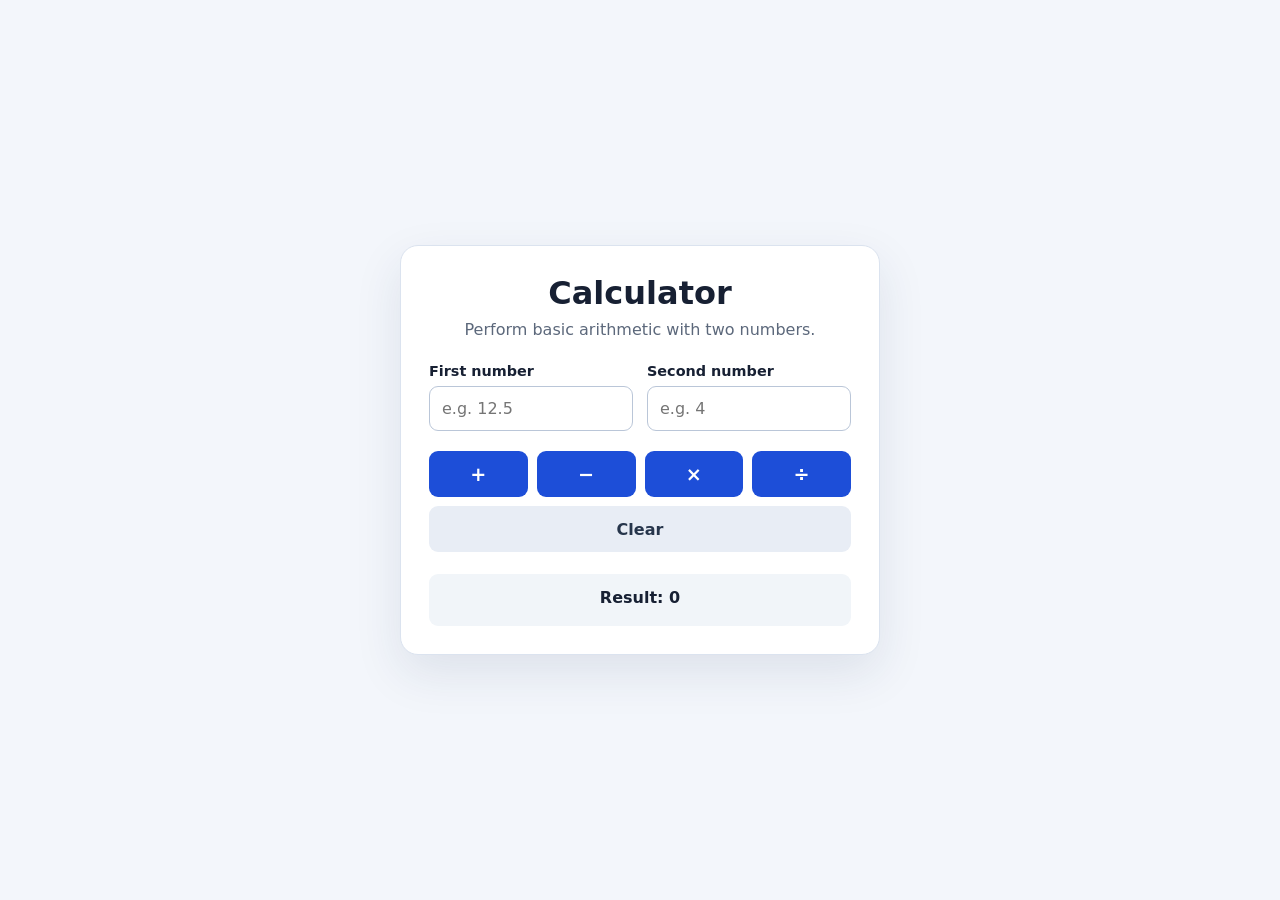
<file: index.html>
<!doctype html>
<html lang="en">
<head>
  <meta charset="utf-8">
  <meta name="viewport" content="width=device-width, initial-scale=1">
  <meta name="description" content="A simple calculator built with HTML, CSS, and JavaScript.">
  <title>Calculator | Web Technology Practice</title>
  <link rel="stylesheet" href="./calculator.css">
  <script src="./calculator.js"></script>
</head>
<body>
  <main class="calculator">
    <h1>Calculator</h1>
    <p class="intro">Perform basic arithmetic with two numbers.</p>

    <div class="fields">
      <div class="field">
        <label for="num1">First number</label>
        <input id="num1" type="number" step="any" inputmode="decimal" placeholder="e.g. 12.5">
      </div>
      <div class="field">
        <label for="num2">Second number</label>
        <input id="num2" type="number" step="any" inputmode="decimal" placeholder="e.g. 4">
      </div>
    </div>

    <div class="operations" role="group" aria-label="Arithmetic operations">
      <button type="button" data-operator="+" aria-label="Add">+</button>
      <button type="button" data-operator="-" aria-label="Subtract">−</button>
      <button type="button" data-operator="*" aria-label="Multiply">×</button>
      <button type="button" data-operator="/" aria-label="Divide">÷</button>
      <button type="button" id="clear" class="secondary">Clear</button>
    </div>

    <p id="result" class="result" role="status" aria-live="polite">Result: 0</p>
  </main>

  <script>
    document.querySelectorAll("[data-operator]").forEach((button) => {
      button.addEventListener("click", () => calculate(button.dataset.operator));
    });
    document.getElementById("clear").addEventListener("click", clearCalculator);

    function calculate(operator) {
      const first = document.getElementById("num1").value;
      const second = document.getElementById("num2").value;
      const result = window.CalculatorCore.calculateValues(first, second, operator);
      const output = document.getElementById("result");

      output.textContent = result.ok
        ? `Result: ${window.CalculatorCore.formatResult(result.value)}`
        : result.message;
      output.classList.toggle("error", !result.ok);
      output.classList.toggle("success", result.ok);
    }

    function clearCalculator() {
      document.getElementById("num1").value = "";
      document.getElementById("num2").value = "";
      const output = document.getElementById("result");
      output.textContent = "Result: 0";
      output.classList.remove("error", "success");
    }
  </script>
</body>
</html>
</file>
<file: calculator.css>
:root {
  color-scheme: light;
  font-family: system-ui, -apple-system, BlinkMacSystemFont, "Segoe UI", sans-serif;
  color: #172033;
  background: #f3f6fb;
}

* {
  box-sizing: border-box;
}

body {
  min-height: 100vh;
  margin: 0;
  display: grid;
  place-items: center;
  padding: 24px;
}

.calculator {
  width: min(100%, 480px);
  padding: 28px;
  background: #fff;
  border: 1px solid #dbe3ef;
  border-radius: 18px;
  box-shadow: 0 18px 48px rgb(28 49 84 / 10%);
}

h1 {
  margin: 0;
  text-align: center;
  font-size: clamp(1.6rem, 4vw, 2rem);
}

.intro {
  margin: 8px 0 24px;
  color: #5c687b;
  text-align: center;
}

.fields {
  display: grid;
  grid-template-columns: repeat(2, minmax(0, 1fr));
  gap: 14px;
}

.field {
  display: grid;
  gap: 7px;
}

label {
  font-size: 0.9rem;
  font-weight: 650;
}

input {
  width: 100%;
  min-width: 0;
  padding: 12px;
  border: 1px solid #bac6d8;
  border-radius: 9px;
  font: inherit;
}

input:focus-visible,
button:focus-visible {
  outline: 3px solid #93c5fd;
  outline-offset: 2px;
}

.operations {
  display: grid;
  grid-template-columns: repeat(4, minmax(0, 1fr));
  gap: 9px;
  margin-top: 20px;
}

button {
  min-height: 46px;
  border: 0;
  border-radius: 9px;
  background: #1d4ed8;
  color: #fff;
  font: inherit;
  font-size: 1.2rem;
  font-weight: 700;
  cursor: pointer;
}

button:hover {
  background: #1e40af;
}

button.secondary {
  grid-column: 1 / -1;
  background: #e8edf5;
  color: #26354b;
  font-size: 1rem;
}

button.secondary:hover {
  background: #d7e0ed;
}

.result {
  min-height: 52px;
  margin: 22px 0 0;
  padding: 14px;
  border-radius: 9px;
  background: #f1f5f9;
  overflow-wrap: anywhere;
  text-align: center;
  font-weight: 700;
}

.result.success {
  background: #ecfdf5;
  color: #166534;
}

.result.error {
  background: #fef2f2;
  color: #b91c1c;
}

@media (max-width: 420px) {
  .calculator {
    padding: 20px;
  }

  .fields {
    grid-template-columns: 1fr;
  }
}
</file>
